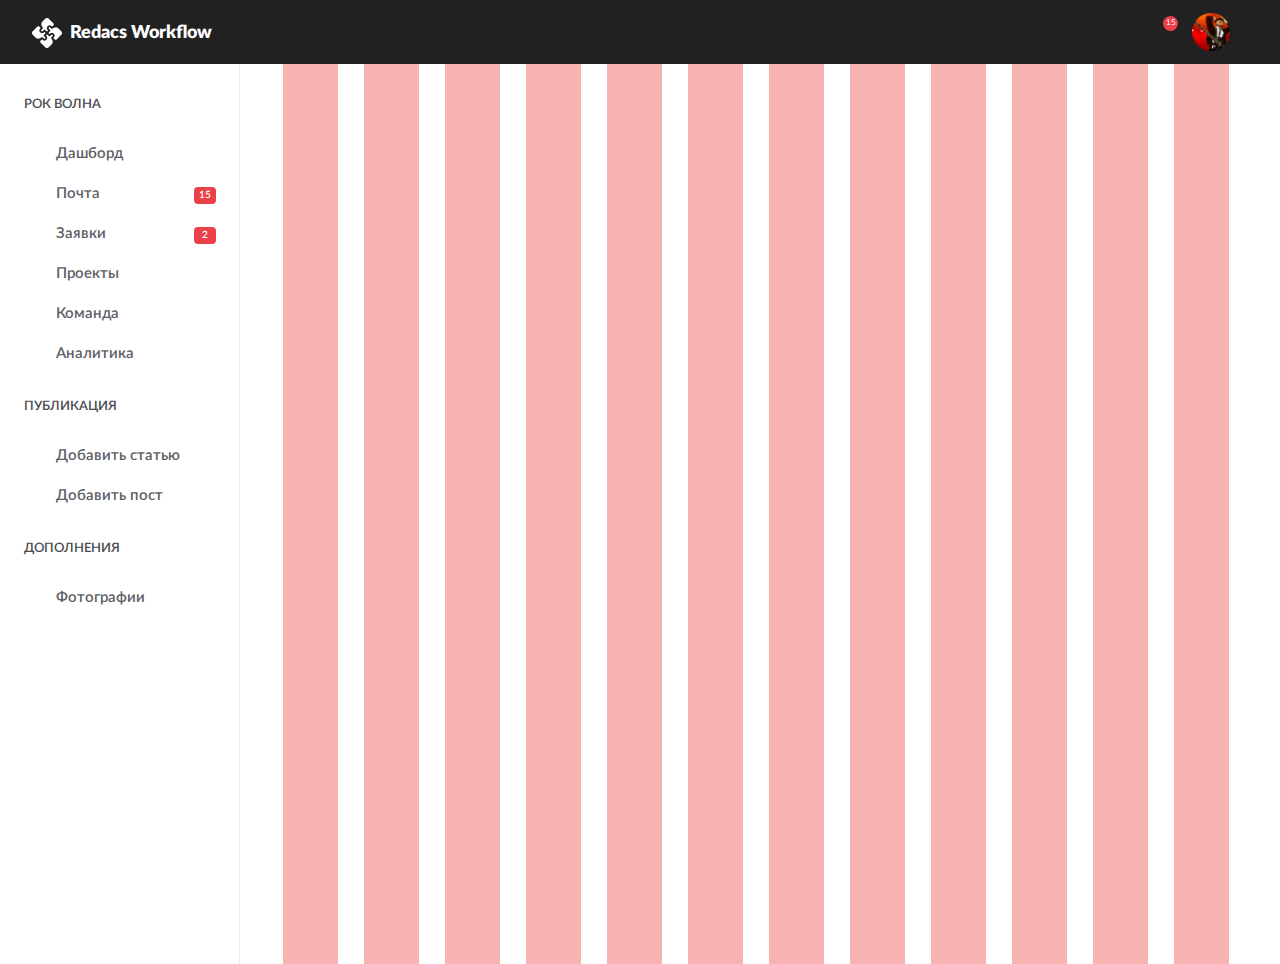
<file: src/index.html>
<!DOCTYPE html>
<html lang="ru">
<head>
  <meta charset="utf-8">
  <meta name="viewport" content="width=device-width">
  <title>Rqstapp</title>
  <link rel="stylesheet" type="text/css" href="css/styles.css">
  <link rel="stylesheet" href="https://use.fontawesome.com/releases/v5.3.1/css/all.css" integrity="sha384-mzrmE5qonljUremFsqc01SB46JvROS7bZs3IO2EmfFsd15uHvIt+Y8vEf7N7fWAU" crossorigin="anonymous">


</head>
<body>
  <header class="top_header">
    <div class="header_wrapper">
      <div class="logo"><img class="img_logo" src="img/redacs_logo.png"><span>Redacs Workflow</span></div>

      <div class="profile">
      <a href="#"><span class="fas fa-search"></span></a>
      <a href="#"><span class="fas fa-bell"></span><div class="circle_notification">15</div></a>
      <div class="drop"><img class="img_profile" src="img/profile.png"><label class="drop_checkbox" for="input_checkbox"><span class="fas fa-sort"></span></label><input id="input_checkbox" type="checkbox">
      <div class="dropdownContain">
          <div class="dropOut">
            <div class="triangle1"></div>
            <div class="triangle2"></div>
            <ul>
              <li>Профиль</li>
              <li>Выйти</li>
            </ul>
          </div>
        </div>
        </div>
    </div>

  </header>
    <div class="wrapper">
      <nav class="sidebar">
      <p><strong>РОК ВОЛНА</strong></p>
        <ul>
          <li><a href="#"><div class="sidebar_icon fas fa-th-large"></div><div class="text">Дашборд</div></a></li>
          <li><a href="#"><div class="sidebar_icon fas fa-envelope"></div><div class="text">Почта</div></a><div class="notification">15</div></li>
          <li><a href="#"><div class="sidebar_icon fas fa-bullseye"></div><div class="text">Заявки</div></a><div class="notification">2</div></li>
          <li><a href="#"><div class="sidebar_icon fas fa-project-diagram"></div><div class="text">Проекты</div></a><div class="notification notification_hidden">2</div></li>
          <li><a href="#"><div class="sidebar_icon fas fa-users"></div><div class="text">Команда</div></a></li>
          <li><a href="#"><div class="sidebar_icon fas fa-chart-pie"></div><div class="text">Аналитика</div></a></li>
        </ul>

        <p><strong>ПУБЛИКАЦИЯ</strong></p>
        <ul>
          <li><a href="#"><div class="sidebar_icon fas fa-file-alt"></div><div class="text">Добавить статью</div></a></li>
          <li><a href="#"><div class="sidebar_icon fas fa-file"></div><div class="text">Добавить пост</div></a></li>
        </ul>

        <p><strong>ДОПОЛНЕНИЯ</strong></p>
        <ul>
          <li><a href="#"><div class="sidebar_icon fas fa-images"></div><div class="text">Фотографии</div></a></li>
        </ul>
      </nav>
      <div class="content_main">
        <div class="col_content col-1"></div>
        <div class="col_content col-2"></div>
        <div class="col_content col-3"></div>
        <div class="col_content col-4"></div>
        <div class="col_content col-5"></div>
        <div class="col_content col-6"></div>
        <div class="col_content col-7"></div>
        <div class="col_content col-8"></div>
        <div class="col_content col-9"></div>
        <div class="col_content col-10"></div>
        <div class="col_content col-11"></div>
        <div class="col_content col-12"></div>
      </div>
    </div>

</body>
</html>
</file>
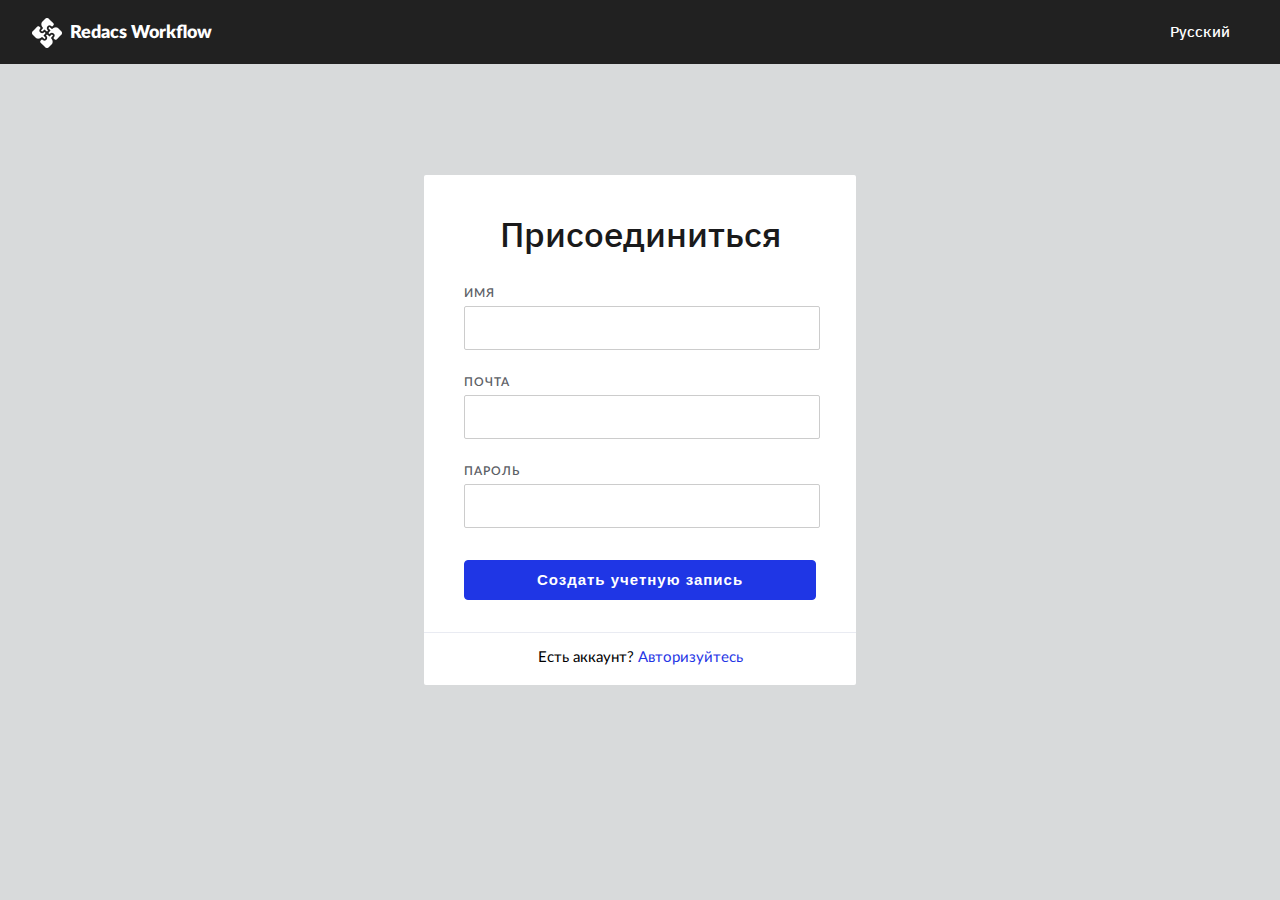
<file: src/join.html>
<!DOCTYPE html>
<html lang="ru">
<head>
  <meta charset="utf-8">
  <meta name="viewport" content="width=device-width">
  <title>Join Redacs</title>
  <link rel="stylesheet" type="text/css" href="css/styles.css">
  <link rel="stylesheet" href="https://use.fontawesome.com/releases/v5.3.1/css/all.css" integrity="sha384-mzrmE5qonljUremFsqc01SB46JvROS7bZs3IO2EmfFsd15uHvIt+Y8vEf7N7fWAU" crossorigin="anonymous">


</head>
<body>
  <header class="top_header">
    <div class="header_wrapper">
      <div class="logo"><img class="img_logo" src="img/redacs_logo.png"><span>Redacs Workflow</span></div>

      <div class="profile system_language"><div class="drop"><span class="language">Русский</span><label class="drop_checkbox" for="input_checkbox"><span class="fas fa-sort"></span></label><input id="input_checkbox" type="checkbox">
      <div class="dropdownContain">
          <div class="dropOut">
            <div class="triangle1"></div>
            <div class="triangle2"></div>
            <ul>
              <li>English</li>
              <li>Русский</li>
            </ul>
          </div>
        </div>
        </div>
        </div>
    </div>

  </header>

  <div class="registration_wrapper">
    <div class="registration">
      
        <h1>Присоединиться</h1>
        <form action="#" method="get">
          <label for="name">ИМЯ</label><br>
      <input id="name" class="input" type="text" autocomplete="off" maxlength="30"><i class="inputicon fas fa-user"></i><br>
      <label for="email">ПОЧТА</label><br>
      <input id="email" class="input" type="email" autocomplete="off" maxlength="30"><i class="inputicon fas fa-envelope"></i>
      <label for="password">ПАРОЛЬ</label><br>
      <input id="password" class="input" type="password" autocomplete="off" maxlength="30"><i class="inputicon fas fa-lock"></i>
      <button class="button buttondisabled" type="submit">Создать учетную запись</button>
        </form>
      <div class="account_existence">Есть аккаунт? <a href="login.html">Авторизуйтесь</a></div>
    </div>
  </div>
</body>
</html>
</file>
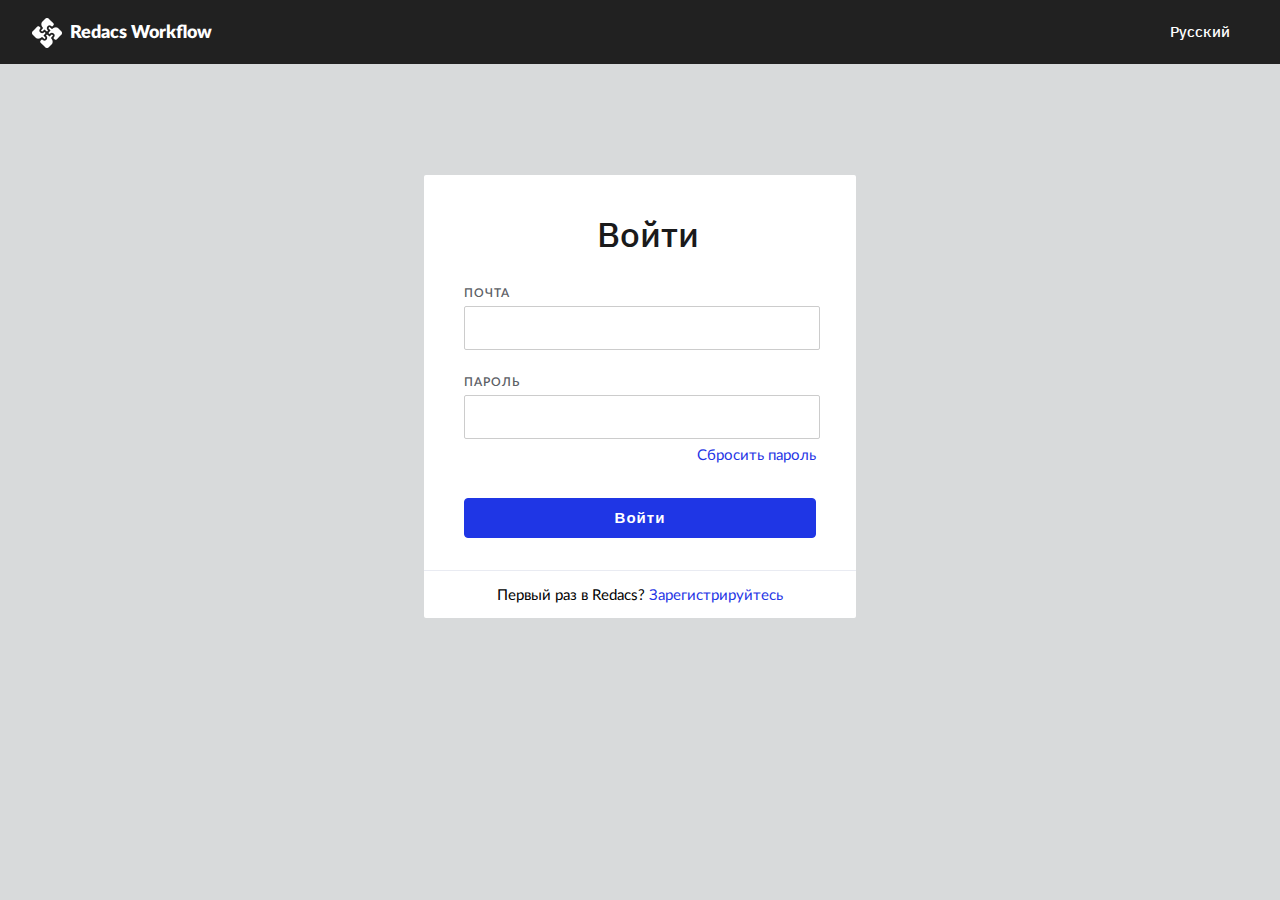
<file: src/login.html>
<!DOCTYPE html>
<html lang="ru">
<head>
  <meta charset="utf-8">
  <meta name="viewport" content="width=device-width">
  <title>Join Redacs</title>
  <link rel="stylesheet" type="text/css" href="css/styles.css">
  <link rel="stylesheet" href="https://use.fontawesome.com/releases/v5.3.1/css/all.css" integrity="sha384-mzrmE5qonljUremFsqc01SB46JvROS7bZs3IO2EmfFsd15uHvIt+Y8vEf7N7fWAU" crossorigin="anonymous">


</head>
<body>
  <header class="top_header">
    <div class="header_wrapper">
      <div class="logo"><img class="img_logo" src="img/redacs_logo.png"><span>Redacs Workflow</span></div>

      <div class="profile system_language"><div class="drop"><span class="drop language">Русский</span><label class="drop_checkbox" for="input_checkbox"><span class="fas fa-sort"></span></label><input id="input_checkbox" type="checkbox">
      <div class="dropdownContain">
          <div class="dropOut">
            <div class="triangle1"></div>
            <div class="triangle2"></div>
            <ul>
              <li>English</li>
              <li>Русский</li>
            </ul>
          </div>
        </div>
        </div>
        </div>
    </div>

  </header>

  <div class="login_wrapper">
    <div class="login_page">
      
        <h1>Войти</h1>
        <form action="#" method="get">
      <label for="email">ПОЧТА</label><br>
      <input id="email" class="input" type="email" autocomplete="off" maxlength="30"><i class="inputicon fas fa-envelope"></i>
      <label for="password">ПАРОЛЬ</label><br>
      <input id="password" class="input" type="password" autocomplete="off" maxlength="30"><i class="inputicon fas fa-lock"></i>
      <div class="reset_password"><a href="reset.html">Сбросить пароль</a></div>
      <button class="button buttondisabled" type="submit">Войти</button>
        </form>
      <div class="account_existence">Первый раз в Redacs? <a href="join.html">Зарегистрируйтесь</a></div>
    </div>
  </div>
</body>
</html>
</file>
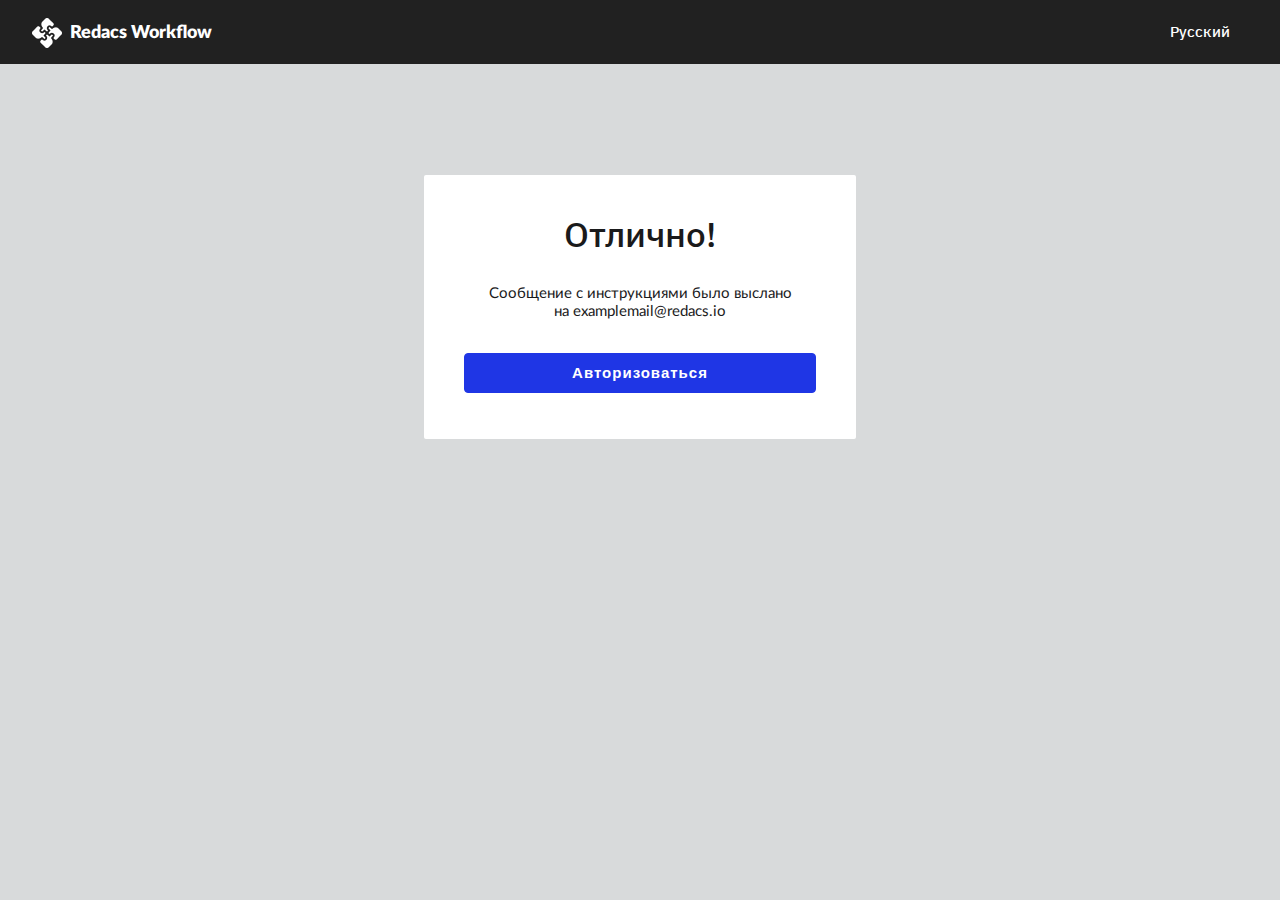
<file: src/mailsent.html>
<!DOCTYPE html>
<html lang="ru">
<head>
  <meta charset="utf-8">
  <meta name="viewport" content="width=device-width">
  <title>Join Redacs</title>
  <link rel="stylesheet" type="text/css" href="css/styles.css">
  <link rel="stylesheet" href="https://use.fontawesome.com/releases/v5.3.1/css/all.css" integrity="sha384-mzrmE5qonljUremFsqc01SB46JvROS7bZs3IO2EmfFsd15uHvIt+Y8vEf7N7fWAU" crossorigin="anonymous">


</head>
<body>
  <header class="top_header">
    <div class="header_wrapper">
      <div class="logo"><img class="img_logo" src="img/redacs_logo.png"><span>Redacs Workflow</span></div>

      <div class="profile system_language"><div class="drop"><span class="drop language">Русский</span><label class="drop_checkbox" for="input_checkbox"><span class="fas fa-sort"></span></label><input id="input_checkbox" type="checkbox">
        <div class="dropdownContain">
          <div class="dropOut">
            <div class="triangle1"></div>
            <div class="triangle2"></div>
            <ul>
              <li>English</li>
              <li>Русский</li>
            </ul>
          </div>
        </div>
      </div>
      </div>
    </div>

  </header>

  <div class="registration_wrapper">
    <div class="mail_sent">
      
        <h1>Отлично!</h1>
        <div class="mail_sent_message">Сообщение с инструкциями было выслано<br>на <span class="user_email_sent">examplemail@redacs.io</span></div>
        <form action="login.html" class="link_button">
        <button class="button buttondisabled" type="submit">Авторизоваться</button>
        </form>
    </div>
  </div>
</body>
</html>
</file>
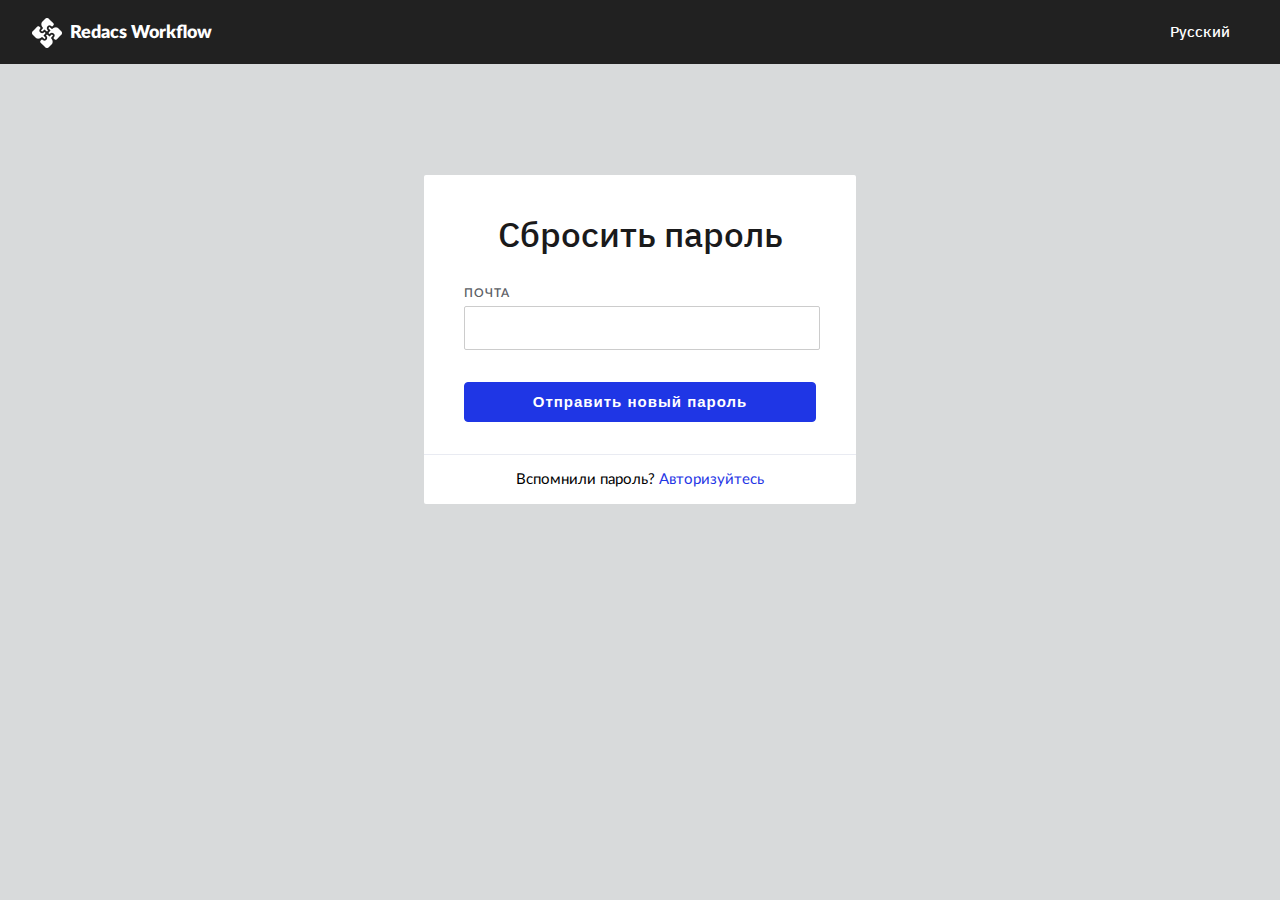
<file: src/reset.html>
<!DOCTYPE html>
<html lang="ru">
<head>
  <meta charset="utf-8">
  <meta name="viewport" content="width=device-width">
  <title>Join Redacs</title>
  <link rel="stylesheet" type="text/css" href="css/styles.css">
  <link rel="stylesheet" href="https://use.fontawesome.com/releases/v5.3.1/css/all.css" integrity="sha384-mzrmE5qonljUremFsqc01SB46JvROS7bZs3IO2EmfFsd15uHvIt+Y8vEf7N7fWAU" crossorigin="anonymous">


</head>
<body>
  <header class="top_header">
    <div class="header_wrapper">
      <div class="logo"><img class="img_logo" src="img/redacs_logo.png"><span>Redacs Workflow</span></div>

      <div class="profile system_language"><div class="drop"><span class="drop language">Русский</span><label class="drop_checkbox" for="input_checkbox"><span class="fas fa-sort"></span></label><input id="input_checkbox" type="checkbox">
      <div class="dropdownContain">
          <div class="dropOut">
            <div class="triangle1"></div>
            <div class="triangle2"></div>
            <ul>
              <li>English</li>
              <li>Русский</li>
            </ul>
          </div>
        </div>
        </div>
        </div>
    </div>

  </header>

  <div class="registration_wrapper">
    <div class="reset_page">
      
        <h1>Сбросить пароль</h1>
        <form action="mailsent.html" method="get">
      <label for="email">ПОЧТА</label><br>
      <input id="email" class="input" type="email" autocomplete="off" maxlength="30"><i class="inputicon fas fa-envelope"></i>
      <button class="button buttondisabled" type="submit">Отправить новый пароль</button>
        </form>
      <div class="account_existence">Вспомнили пароль? <a href="login.html">Авторизуйтесь</a></div>
    </div>
  </div>
</body>
</html>
</file>
<file: src/css/styles.css>
@font-face{font-family:LatoWebBlack;src:url(../fonts/Lato-Black.eot);src:url(../fonts/Lato-Black.eot?#iefix) format('embedded-opentype'),url(../fonts/Lato-Black.woff2) format('woff2'),url(../fonts/Lato-Black.woff) format('woff'),url(../fonts/Lato-Black.ttf) format('truetype');font-style:normal;font-weight:400;text-rendering:optimizeLegibility}@font-face{font-family:LatoWebBold;src:url(../fonts/Lato-Bold.eot);src:url(../fonts/Lato-Bold.eot?#iefix) format('embedded-opentype'),url(../fonts/Lato-Bold.woff2) format('woff2'),url(../fonts/Lato-Bold.woff) format('woff'),url(../fonts/Lato-Bold.ttf) format('truetype');font-style:normal;font-weight:400;text-rendering:optimizeLegibility}@font-face{font-family:LatoWeb;src:url(../fonts/Lato-Regular.eot);src:url(../fonts/Lato-Regular.eot?#iefix) format('embedded-opentype'),url(../fonts/Lato-Regular.woff2) format('woff2'),url(../fonts/Lato-Regular.woff) format('woff'),url(../fonts/Lato-Regular.ttf) format('truetype');font-style:normal;font-weight:400;text-rendering:optimizeLegibility}@font-face{font-family:LatoWebSemibold;src:url(../fonts/Lato-Semibold.eot);src:url(../fonts/Lato-Semibold.eot?#iefix) format('embedded-opentype'),url(../fonts/Lato-Semibold.woff2) format('woff2'),url(../fonts/Lato-Semibold.woff) format('woff'),url(../fonts/Lato-Semibold.ttf) format('truetype');font-style:normal;font-weight:400;text-rendering:optimizeLegibility}@font-face{font-family:'IBM Plex Sans';font-style:normal;font-weight:500;src:local("IBM Plex Sans Medium"),local("IBMPlexSans-Medium"),url(../fonts/IBMPlexSans-Medium.woff) format('woff'),url(../fonts/IBMPlexSans-Medium-Cyrillic.woff2) format('woff2'),url(../fonts/IBMPlexSans-Medium.ttf) format('truetype')}@font-face{font-family:'IBM Plex Sans';font-style:normal;font-weight:600;src:local("IBM Plex Sans SemiBold"),local("IBMPlexSans-SemiBold"),url(../fonts/IBMPlexSans-SemiBold.woff) format('woff'),url(../fonts/IBMPlexSans-SemiBold-Cyrillic.woff2) format('woff2'),url(../fonts/IBMPlexSans-SemiBold.ttf) format('truetype')}body,html{margin:0;background-color:#d8dadb;font-family:LatoWeb,sans-serif}.top_header{position:fixed;background-color:#212121;width:100%;height:64px;z-index:3;top:0;left:0;color:#fff;font-size:18px}.header_wrapper{margin:0 auto;max-width:1440px;min-width:1280px;height:64px;display:-webkit-box;display:-ms-flexbox;display:flex;-webkit-box-pack:justify;-ms-flex-pack:justify;justify-content:space-between}div.logo{width:185px;height:32px;margin:17px 8px 17px 32px;line-height:32px}img.img_logo{display:inline-block;vertical-align:middle;margin-right:8px}.logo span{display:inline-block;vertical-align:middle;font-family:LatoWebBlack,sans-serif;font-size:18px}div.profile{width:200px;height:38px;margin:13px 41px 13px 0;display:inline-block;line-height:38px;text-align:right}.profile a{color:#fff;margin-left:24px;text-decoration:none}div.circle_notification{position:relative;width:14.77px;height:14.77px;top:-9px;left:-9px;border-radius:14.77px;line-height:14.77px;font-size:8px;display:inline-block;text-align:center;vertical-align:middle;background-color:#ea414a;color:#fff;z-index:4}img.img_profile{display:inline-block;align:right;vertical-align:middle;width:38px;height:38px}.profile .fa-sort{padding-left:9px;font-size:13px}.drop .drop_checkbox{margin:0;color:#fff}.drop .drop_checkbox:hover{cursor:pointer}input[type=checkbox]{display:none}.drop{position:relative;display:inline-block}.dropOut .triangle1,.dropOut .triangle2{width:0;height:0;position:absolute;border-left:8px solid transparent;border-right:8px solid transparent;border-bottom:8px solid #fff;top:-8px;left:78%;margin-left:-8px;z-index:2}.dropOut .triangle2{border-bottom:8px solid #dadada;z-index:1;top:-9px}.dropdownContain{width:160px;position:absolute;z-index:10;right:-28px;top:60px;opacity:0}input[type=checkbox]:checked+.dropdownContain{opacity:1}.dropOut{width:160px;background:#fff;float:left;position:relative;margin-top:0;z-index:0;opacity:1;border-radius:4px;border:1px solid #dadada;-webkit-box-shadow:0 1px 6px rgba(0,0,0,.15);box-shadow:0 1px 6px rgba(0,0,0,.15);-webkit-transition:all .1s ease-out;transition:all .1s ease-out}.dropOut ul{float:left;margin:2px}.dropOut ul li{text-align:left;float:left;width:119px;height:24px;padding:8px 22px 8px 16px;margin:0;color:#44566c;border-radius:3px;-webkit-transition:background .1s ease-out;transition:background .1s ease-out}.dropOut ul li:hover{background:#edeff2;cursor:pointer}.system_language span.fa-angle-down{margin-left:8.23px}span.language{color:#fff;font-family:'IBM Plex Sans',sans-serif;font-style:normal;font-weight:500;font-size:15px;line-height:40px}.registration_wrapper{display:-webkit-box;display:-ms-flexbox;display:flex;-webkit-box-orient:horizontal;-webkit-box-direction:normal;-ms-flex-direction:row;flex-direction:row;-ms-flex-wrap:nowrap;flex-wrap:nowrap;margin:64px auto 0;max-width:1440px}.registration{width:432px;height:510px;background-color:#fff;margin-top:111px;margin-right:auto;margin-left:auto;border-radius:2px}.registration h1{display:inline-block;width:368px;height:46px;line-height:46px;font-family:'IBM Plex Sans',sans-serif;font-style:normal;font-weight:500;color:#1a1a1b;font-size:35px;text-align:center;margin:40px 32px 0 32px}form{width:100%;border-bottom:1px solid #e9ebf2}form.link_button{border-bottom:none}label{display:inline-block;font-size:12px;line-height:14px;margin:25px 0 6px 40px;font-family:LatoWebSemibold;letter-spacing:1px;color:#5c6066}.input{width:340px;height:40px;line-height:21px;font-size:15px;background-color:#fff;color:#1a1a1b;border:none;border:solid 1px #ccc;border-radius:2px;margin-left:40px;padding-left:12px}input:invalid{background-color:#edeff2;border-color:#ea414a}input:focus+i{color:#5c6066}input:focus{border-color:#1f36e5}.inputicon{position:relative;margin-left:-35px;font-size:16px;color:#d0d4d9}::-webkit-contacts-auto-fill-button{visibility:hidden;pointer-events:none;position:absolute;right:0}input:active,input:focus,input:hover{outline:0;outline-offset:0}.buttondisabled{background-color:#81868c;border-color:#81868c}.button{width:352px;height:40px;line-height:22px;margin:32px 40px;border-radius:4px;border:solid 1px #ccc;font-weight:600;letter-spacing:1px;font-size:15px;padding:0;color:#fff;background-color:#1f36e5;border-color:#1f36e5}.button:hover{background-color:#374eff;border-color:#374eff}.button:active,.button:focus,.button:hover{outline:0;outline-offset:0}div.account_existence{width:300px;height:21px;margin:16px auto;font-size:15px;text-align:center}div.account_existence a{text-decoration:none;color:#1f36e5}div.account_existence a:hover{color:#374eff}.login_wrapper{display:-webkit-box;display:-ms-flexbox;display:flex;-webkit-box-orient:horizontal;-webkit-box-direction:normal;-ms-flex-direction:row;flex-direction:row;-ms-flex-wrap:nowrap;flex-wrap:nowrap;margin:64px auto 0;max-width:1440px}.login_page{width:432px;height:443px;background-color:#fff;margin-top:111px;margin-right:auto;margin-left:auto;border-radius:2px}.login_page h1{display:inline-block;width:368px;height:46px;line-height:46px;font-family:'IBM Plex Sans',sans-serif;font-style:normal;font-weight:500;color:#1a1a1b;font-size:35px;text-align:center;margin:40px 32px 0 40px}div.reset_password{width:352px;height:21px;font-size:15px;text-align:right;line-height:21px;margin-left:40px;margin-top:6px}div.reset_password a{text-decoration:none;color:#1f36e5}div.reset_password a:hover{color:#374eff}.reset_page{width:432px;height:329px;background-color:#fff;margin-top:111px;margin-right:auto;margin-left:auto;border-radius:2px}.reset_page h1{display:inline-block;width:368px;height:46px;line-height:46px;font-family:'IBM Plex Sans',sans-serif;font-style:normal;font-weight:500;color:#1a1a1b;font-size:35px;text-align:center;margin:40px 32px 0 32px}.mail_sent{width:432px;height:264px;background-color:#fff;margin-top:111px;margin-right:auto;margin-left:auto;border-radius:2px}.mail_sent h1{display:inline-block;width:368px;height:46px;line-height:46px;font-family:'IBM Plex Sans',sans-serif;font-style:normal;font-weight:500;color:#1a1a1b;font-size:35px;text-align:center;margin:40px 32px 0 32px}.mail_sent_message{width:352px;display:inline-block;text-align:center;margin:24px 40px 0 40px;font-family:LatoWeb,sans-serif;font-size:15px;color:#1a1a1b}.wrapper{display:-webkit-box;display:-ms-flexbox;display:flex;-webkit-box-orient:horizontal;-webkit-box-direction:normal;-ms-flex-direction:row;flex-direction:row;-ms-flex-wrap:nowrap;flex-wrap:nowrap;margin:64px auto 0;max-width:1440px;min-width:1280px;height:100vh;background-color:#fff}.sidebar{position:fixed;z-index:3;width:239px;height:100%;-ms-flex-negative:0;flex-shrink:0;background-color:#fff;border-right:1px solid #e9ebf2;font-family:LatoWebSemibold,sans-serif}p strong{display:block;width:188px;line-height:18px;margin:32px 28px 20px 24px;color:#4a4c52;font-weight:700;font-size:13px}ul{padding:0;margin-left:24px}ul li{list-style-type:none;font-size:15px;line-height:24px;align:left;margin:8px 0 8px 0;font-weight:500}li div.sidebar_icon{width:24px;height:24px;display:inline-block;color:#aaaeb5;font-size:15px;text-align:center}li div.text{display:inline-block;margin-left:8px;width:138px;color:#5c6066}li a{color:#5c6066;text-decoration:none}a:hover div.sidebar_icon{color:#5c6066}a:hover div.text{color:#1a1a1b}div.notification{width:22px;height:17px;line-height:17px;font-size:10px;text-align:center;display:inline-block;margin-right:23px;background-color:#ea414a;border-radius:4px;color:#fff}div.notification_hidden{display:none}.content_main{width:1200px;height:100%;margin-left:240px;display:-webkit-box;display:-ms-flexbox;display:flex;-ms-flex-negative:1;flex-shrink:1;-webkit-box-pack:center;-ms-flex-pack:center;justify-content:center;-ms-flex-wrap:nowrap;flex-wrap:nowrap}.col_content{width:69px;height:100%;background-color:rgba(227,0,0,.3);-ms-flex-negative:0;flex-shrink:0;margin:0 13px}.col_content:nth-child(1){margin-left:2.66%}.col_content:nth-child(12){margin-right:2.66%}@media screen and (min-width:1367px) and (max-width:1440px){.wrapper{max-width:1440px;margin:64px 0 0 0}.side_bar{width:239px}.content_main{max-width:1200px}.col_content{width:69px}}@media screen and (min-width:1281px) and (max-width:1366px){.wrapper{max-width:1366px;margin:64px 0 0 0}.side_bar{width:239px}.content_main{max-width:1126px}.col_content{width:63px}.col_content:nth-child(1){margin-left:2.84%}.col_content:nth-child(12){margin-right:2.66%}}@media screen and (max-width:1280px){.wrapper{max-width:1280px;margin:64px 0 0 0}.side_bar{width:239px}.content_main{max-width:1040px}.col_content{width:55px}.col_content:nth-child(1){margin-left:3.07%}.col_content:nth-child(12){margin-right:3.84%}}
/*# sourceMappingURL=styles.css.map */
</file>
